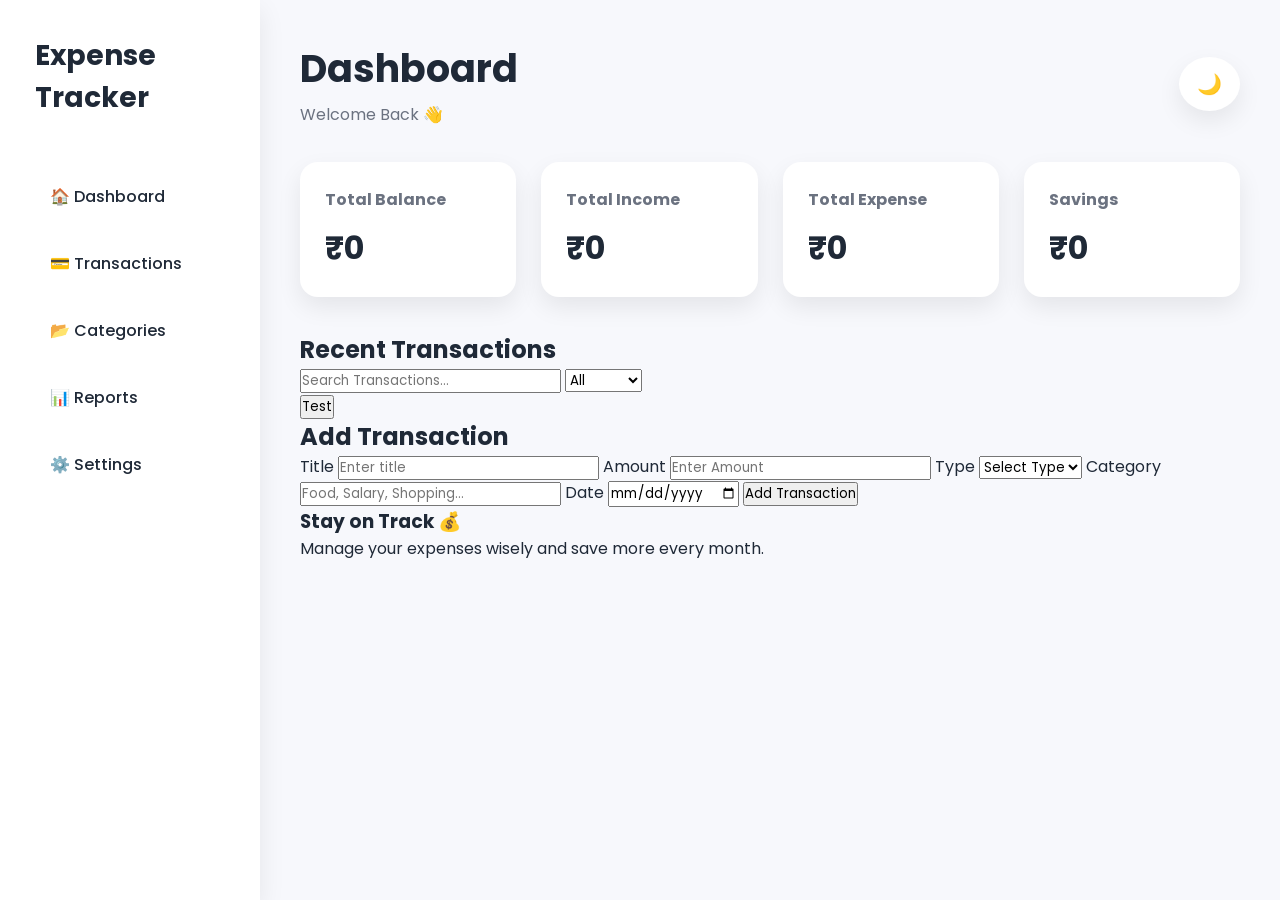
<file: expenseTracker/index.html>
<!DOCTYPE html>
<html lang="en">
<head>
    <meta charset="UTF-8">
    <meta name="viewport" content="width=device-width, initial-scale=1.0">
    <title>Expense Tracker</title>

    <!-- CSS -->
    <link rel="stylesheet" href="style.css">

    <!-- Google Fonts -->
    <link rel="preconnect" href="https://fonts.googleapis.com">
    <link rel="preconnect" href="https://fonts.gstatic.com" crossorigin>
    <link href="https://fonts.googleapis.com/css2?family=Poppins:wght@300;400;500;600;700&display=swap" rel="stylesheet">
</head>
<body>

    <!-- ================= Sidebar ================= -->

    <aside class="sidebar">

        <div class="logo">
            <h2>Expense Tracker</h2>
        </div>

        <nav>

            <ul>

                <li>🏠 Dashboard</li>
                <li>💳 Transactions</li>
                <li>📂 Categories</li>
                <li>📊 Reports</li>
                <li>⚙️ Settings</li>

            </ul>

        </nav>

    </aside>

    <!-- ================= Main ================= -->

    <main class="main-content">

        <!-- Header -->

        <header class="header">

            <div>

                <h1>Dashboard</h1>
                <p>Welcome Back 👋</p>

            </div>

            <div class="header-right">

                <button>🌙</button>

            </div>

        </header>

        <!-- Summary Cards -->

        <section class="summary-cards">

            <div class="card">

                <h3>Total Balance</h3>
                <h2 id="balance">₹0</h2>

            </div>

            <div class="card">

                <h3>Total Income</h3>
                <h2 id="income">₹0</h2>

            </div>

            <div class="card">

                <h3>Total Expense</h3>
                <h2 id="expense">₹0</h2>

            </div>

            <div class="card">

                <h3>Savings</h3>
                <h2 id="saving">₹0</h2>

            </div>

        </section>

        <!-- Dashboard Content -->

        <section class="dashboard">

            <!-- Left Side -->

            <div class="transactions">

                <div class="transaction-header">

                    <h2>Recent Transactions</h2>

                    <input
                        type="text"
                        id="search"
                        placeholder="Search Transactions..."
                    >

                    <select id="filter">

                        <option>All</option>
                        <option>Income</option>
                        <option>Expense</option>

                    </select>

                </div>

                <ul id="transactionList">

                    <!-- Transactions will appear here -->

                </ul>

            </div>
            <button id="test">Test</button>

            <!-- Right Side -->

            <div class="form-section">

                <h2>Add Transaction</h2>

                <form id="expenseForm">

                    <label for="title">
                        Title
                    </label>

                    <input
                        type="text"
                        id="title"
                        placeholder="Enter title"
                    >

                    <label for="amount">
                        Amount
                    </label>

                    <input
                        type="number"
                        id="amount"
                        placeholder="Enter Amount"
                    >

                    <label for="type">
                        Type
                    </label>

                    <select id="type">

                        <option value="">Select Type</option>
                        <option value="income">Income</option>
                        <option value="expense">Expense</option>

                    </select>

                    <label for="category">
                        Category
                    </label>

                    <input
                        type="text"
                        id="category"
                        placeholder="Food, Salary, Shopping..."
                    >

                    <label for="date">
                        Date
                    </label>

                    <input
                        type="date"
                        id="date"
                    >

                    <button type="submit">
                        Add Transaction
                    </button>

                </form>

            </div>

        </section>

        <!-- Footer -->

        <footer>

            <div class="footer-card">

                <h3>Stay on Track 💰</h3>

                <p>
                    Manage your expenses wisely and save more every month.
                </p>

            </div>

        </footer>

    </main>

    <!-- JavaScript -->

    <script src="index.js"></script>

</body>
</html>
</file>
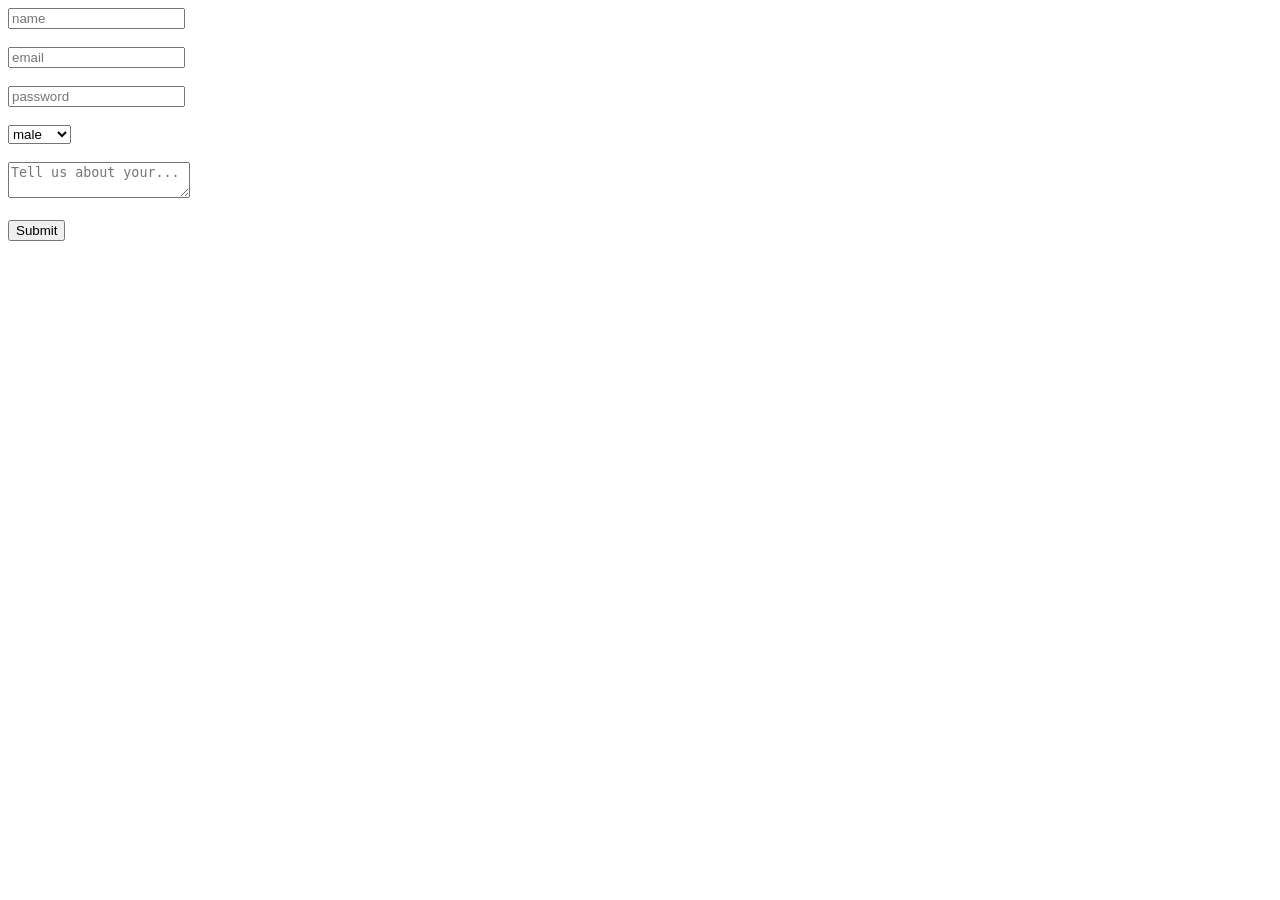
<file: formValidation/index.html>
<!DOCTYPE html>
<html lang="en">
<head>
    <meta charset="UTF-8">
    <meta name="viewport" content="width=device-width, initial-scale=1.0">
    <title>Form and Form validation</title>
    <link rel="stylesheet" href="style.css">
</head>
<body>
    <form>
        <input  required minlength="3" id="na" type="text" placeholder="name">
        <div id="hide">
        <br>
        <small>Your name should be greater than 2 character</small>
        </div>
        <br><br>
        <input required  type="email" placeholder="email">
        <br><br>
        <input required type="password" placeholder="password">
        <br><br>
        <select required name="" id="">
            <option value="male">male</option>
            <option value="female">female</option>
            <option value="others">others</option>
        </select>
        <br><br>
        <textarea required name="" placeholder="Tell us about your..."></textarea>
        <br><br>
        <input type="submit" placeholder="submit">
    </form>
    <script src="index.js"></script>
</body>
</html>
</file>
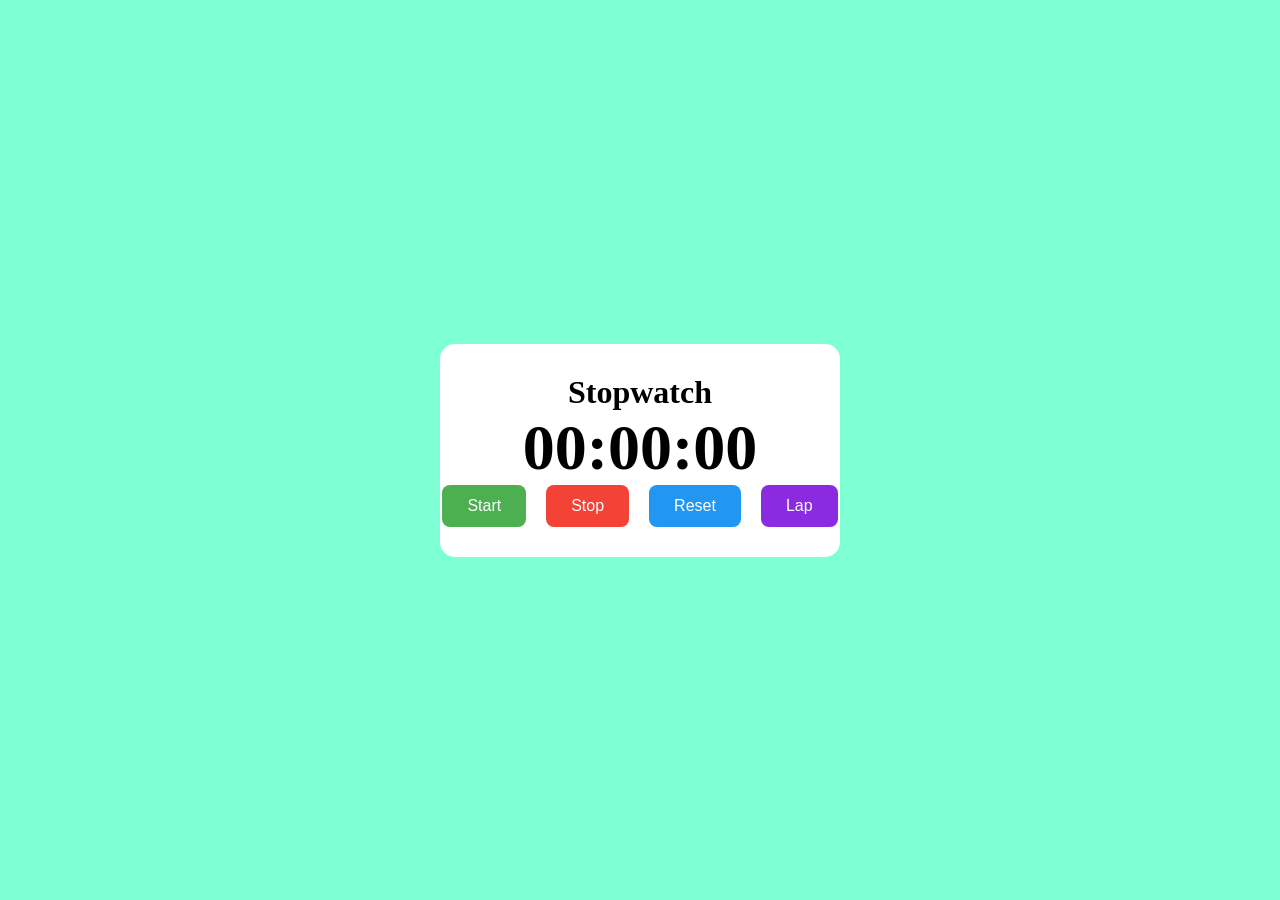
<file: StopWatch/watch.html>
<!DOCTYPE html>
<html lang="en">
<head>
    <meta charset="UTF-8">
    <meta name="viewport" content="width=device-width, initial-scale=1.0">
    <title>Digital Watch</title>
    <link rel="stylesheet" href="watch.css">
</head>
<body>
    <div class="container">
        <h1>Stopwatch</h1>
        <h2 id="display">00:00:00</h2>
        <div class="buttons">
            <button id="startBtn">Start</button>
            <button id="stopBtn">Stop</button>
            <button id="resetBtn">Reset</button>
            <button id="lapBtn">Lap</button>
        </div>
        <ul id="lapList"></ul>
    </div>
    <script src="watch.js"></script>
</body>
</html>
</file>
<file: expenseTracker/style.css>
/* =========================
   Google Font
========================= */

*{
    margin:0;
    padding:0;
    box-sizing:border-box;
    font-family:'Poppins',sans-serif;
}

/* =========================
   Variables
========================= */

:root{

    --bg:#F7F8FC;
    --sidebar:#FFFFFF;
    --card:#FFFFFF;

    --primary:#5B8DEF;
    --green:#4CAF50;
    --red:#FF5A5F;
    --orange:#F4A261;

    --text:#1F2937;
    --light-text:#6B7280;

    --border:#E5E7EB;

    --shadow:0 10px 25px rgba(0,0,0,.08);

    --radius:18px;

}
body{

    background:var(--bg);

    display:flex;

    min-height:100vh;

    color:var(--text);

}
.sidebar{

    width:260px;

    background:var(--sidebar);

    padding:35px;

    box-shadow:var(--shadow);

}
.logo{

    margin-bottom:50px;

}

.logo h2{

    font-size:28px;

    font-weight:700;

}
nav ul{

    list-style:none;

}

nav li{

    padding:15px;

    margin-bottom:12px;

    border-radius:12px;

    cursor:pointer;

    transition:.3s;

    font-weight:500;

}
nav li:hover{

    background:var(--primary);

    color:white;

}
.main-content{

    flex:1;

    padding:40px;

}
.header{

    display:flex;

    justify-content:space-between;

    align-items:center;

    margin-bottom:35px;

}
.header h1{

    font-size:38px;

}

.header p{

    color:var(--light-text);

    margin-top:5px;

}
.header button{

    border:none;

    background:white;

    padding:12px 18px;

    border-radius:50%;

    cursor:pointer;

    box-shadow:var(--shadow);

    font-size:20px;

}
.summary-cards{

    display:grid;

    grid-template-columns:repeat(4,1fr);

    gap:25px;

    margin-bottom:35px;

}
.card{

    background:white;

    padding:25px;

    border-radius:var(--radius);

    box-shadow:var(--shadow);

    transition:.3s;

}
.card:hover{

    transform:translateY(-8px);

}
.card h3{

    color:var(--light-text);

    margin-bottom:12px;

    font-size:16px;

}

.card h2{

    font-size:32px;

}
</file>
<file: formValidation/style.css>
small{
    color: red;
    font-size: 12px;
    
}
div{
    display: none;
}
</file>
<file: StopWatch/watch.css>
*{
    margin: 0;
    padding: 0;
    box-sizing: border-box;
}
body{
    display: flex;
    justify-content: center;
    align-items: center;
    min-height: 100vh;
    background-color: aquamarine;
}
.container{
    width: 400px;
    background:white;
    padding: 30px;
    border-radius: 15px;
    text-align: center;
}
#display{
    font-size: 4rem;
    font-weight: bold;
    margin: 30px, 0;
}
.buttons{
    display: flex;
    justify-content: center;
    gap: 20px;
}
button{
    padding: 12px 25px;
    border:none;
    border-radius: 8px;
    font-size: 16px;
    cursor: pointer;
}
#startBtn{
    background-color: #4CAF50;
    color: white;
}
#stopBtn{
    background-color: #f44336;
    color: white;
}
#resetBtn{
    background-color: #2196F3;
    color: white;
}
#lapBtn{
     background-color:blueviolet;
     color: white;
}
button:hover{
    opacity: 0.8;
}
</file>
